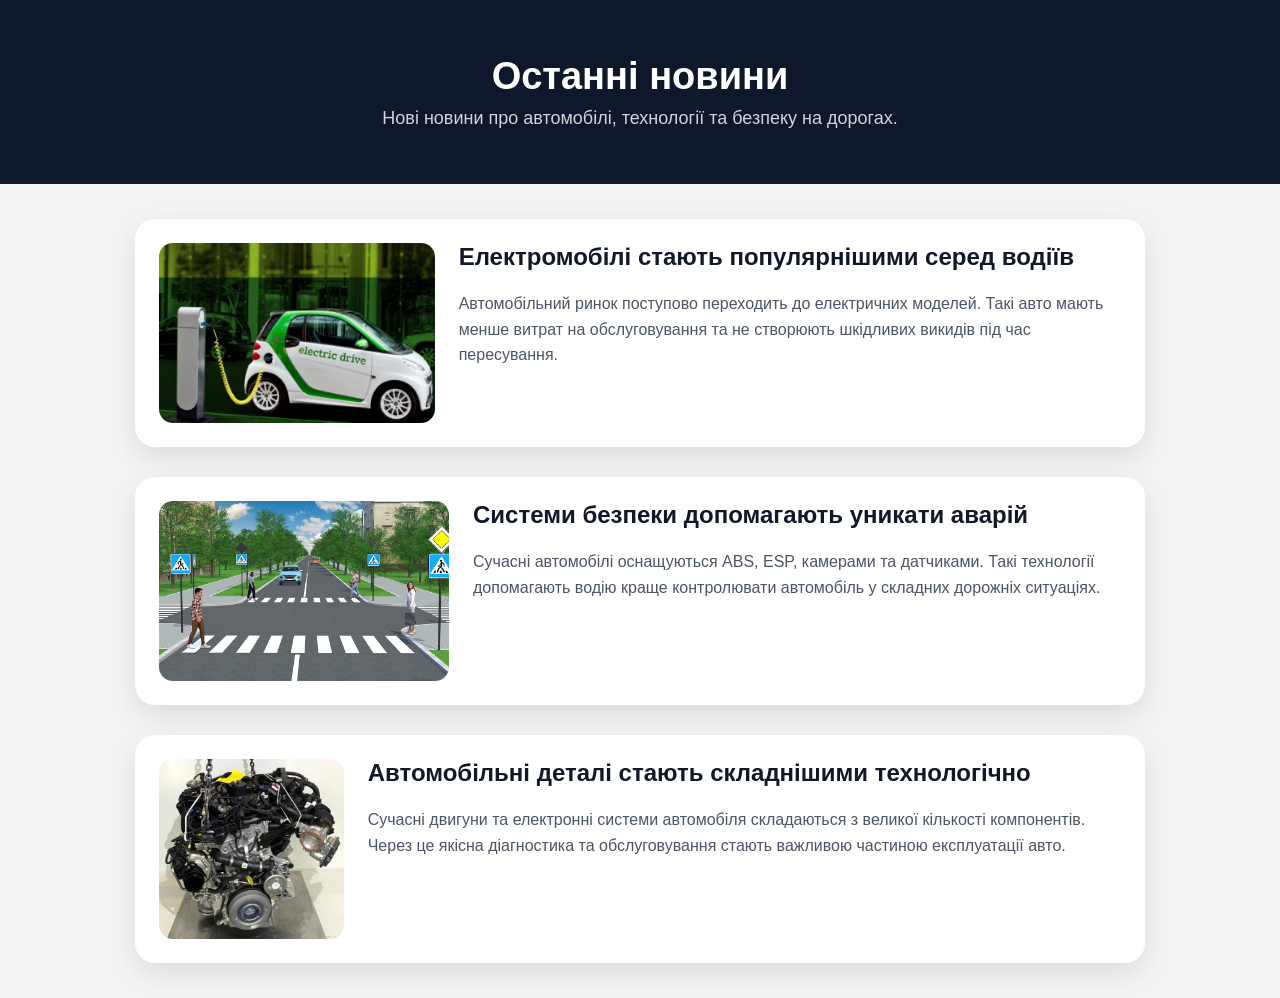
<file: ipz243_kma/index.html>
<!DOCTYPE html>
<html lang="uk">
<head>
  <meta charset="UTF-8" />
  <meta name="viewport" content="width=device-width, initial-scale=1.0" />

  <title>Новини на автомобільну тематику</title>

  <link rel="stylesheet" href="style.css" />
</head>
<body>
  <header class="header">
    <h1>Останні новини </h1>
    <p>Нові новини про автомобілі, технології та безпеку на дорогах.</p>
  </header>

  <main class="news-container">
    <article class="news-card">
      <img src="images/electric-car.jpg" alt="Електромобіль на зарядній станції" />
      <div class="news-content">
        <h2>Електромобілі стають популярнішими серед водіїв</h2>
        <p>
          Автомобільний ринок поступово переходить до електричних моделей.
          Такі авто мають менше витрат на обслуговування та не створюють
          шкідливих викидів під час пересування.
        </p>
      </div>
    </article>

    <article class="news-card">
      <img src="images/safety-system.jpg" alt="Система безпеки автомобіля" />
      <div class="news-content">
        <h2>Системи безпеки допомагають уникати аварій</h2>
        <p>
          Сучасні автомобілі оснащуються ABS, ESP, камерами та датчиками.
          Такі технології допомагають водію краще контролювати автомобіль
          у складних дорожніх ситуаціях.
        </p>
      </div>
    </article>

    <article class="news-card">
      <img src="images/car-parts.jpeg" alt="Автомобільні деталі" />
      <div class="news-content">
        <h2>Автомобільні деталі стають складнішими технологічно</h2>
        <p>
          Сучасні двигуни та електронні системи автомобіля складаються з великої
          кількості компонентів. Через це якісна діагностика та обслуговування
          стають важливою частиною експлуатації авто.
        </p>
      </div>
    </article>
  </main>
</body>
</html>
</file>
<file: ipz243_kma/style.css>
* {
  box-sizing: border-box;
}

body {
  margin: 0;
  font-family: Arial, sans-serif;
  background: #f3f4f6;
  color: #222;
}

.header {
  padding: 55px 20px;
  text-align: center;
  background: #0f172a;
  color: white;
}

.header h1 {
  margin: 0 0 10px;
  font-size: 38px;
}

.header p {
  margin: 0;
  font-size: 18px;
  color: #d1d5db;
}

.news-container {
  max-width: 1050px;
  margin: 35px auto;
  padding: 0 20px;
}

.news-card {
  display: flex;
  gap: 24px;
  margin-bottom: 30px;
  padding: 24px;
  background: white;
  border-radius: 20px;
  box-shadow: 0 10px 28px rgba(0, 0, 0, 0.1);
}

.news-card img {
  width: 290px;
  height: 180px;
  border-radius: 14px;
  object-fit: cover;
}

.news-content h2 {
  margin-top: 0;
  color: #111827;
}

.news-content p {
  line-height: 1.6;
  color: #4b5563;
}

@media (max-width: 720px) {
  .news-card {
    flex-direction: column;
  }

  .news-card img {
    width: 100%;
    height: auto;
  }

  .header h1 {
    font-size: 30px;
  }
}
</file>
